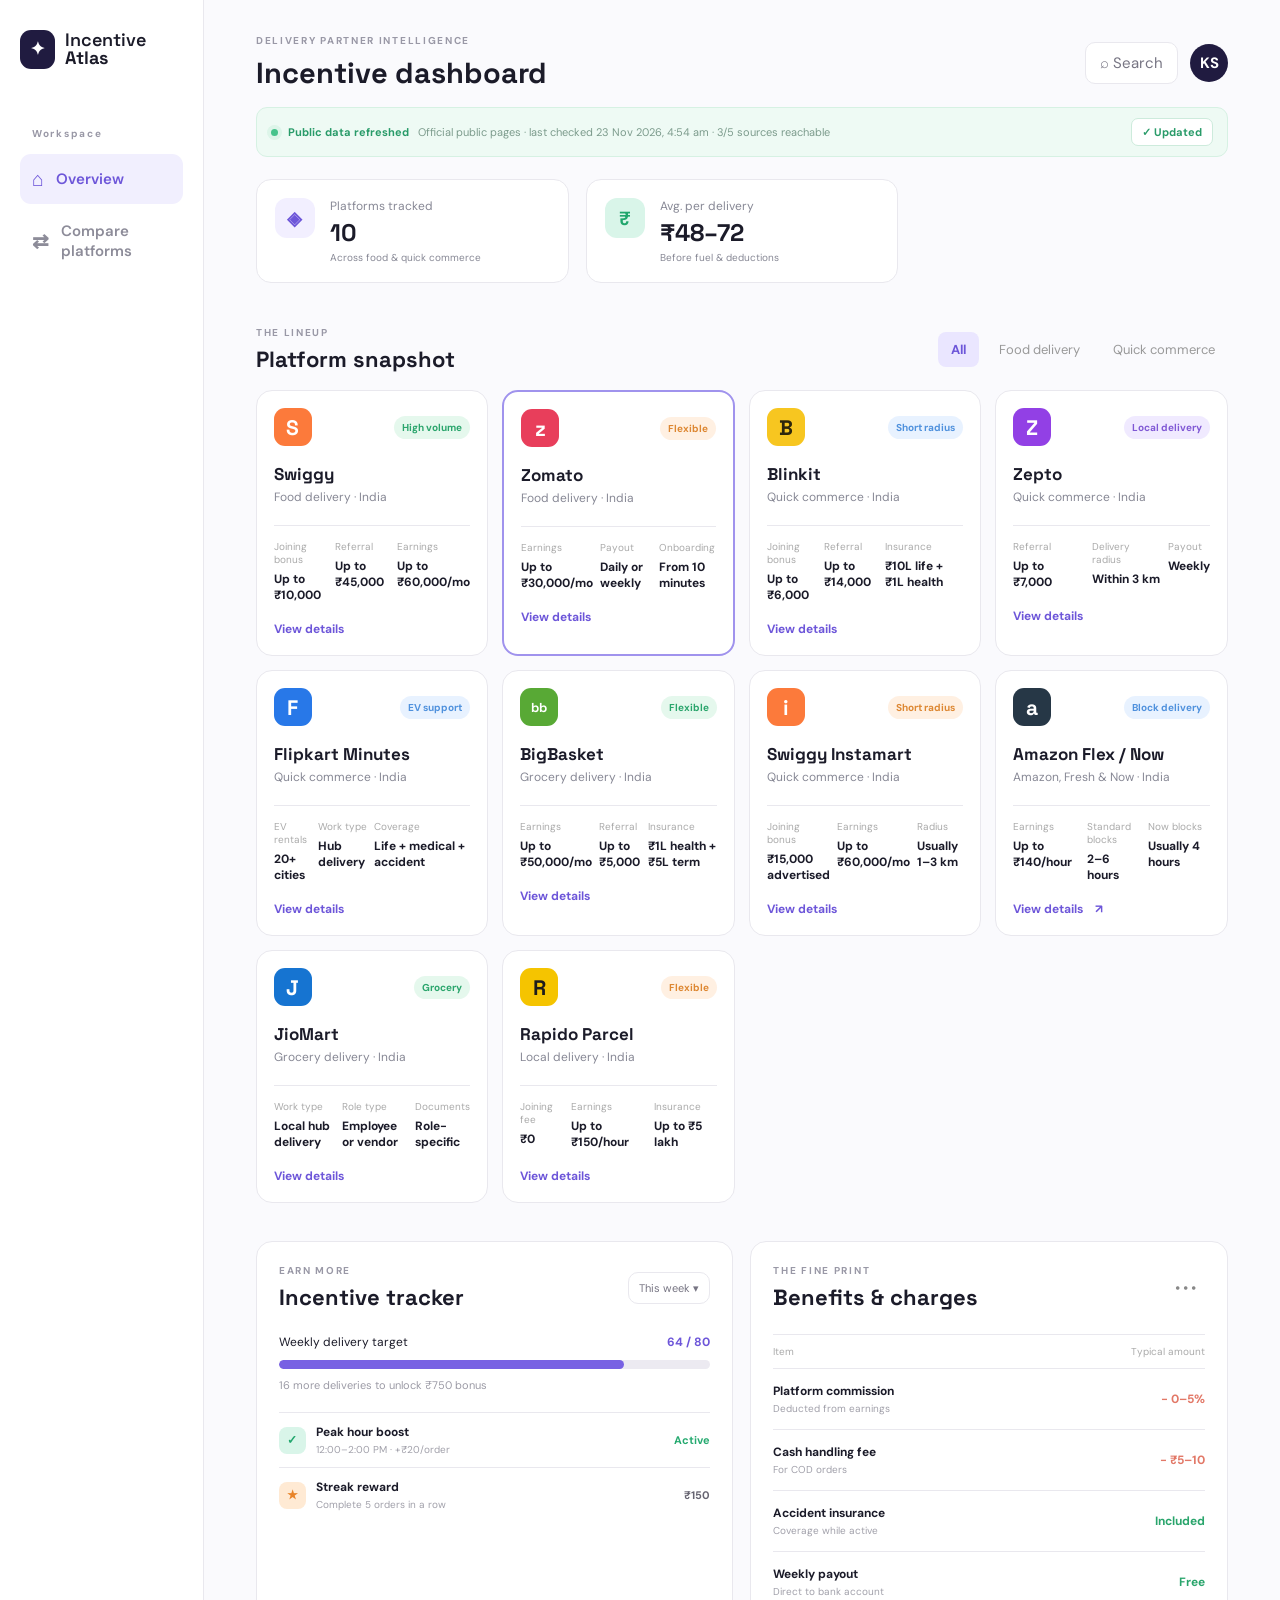
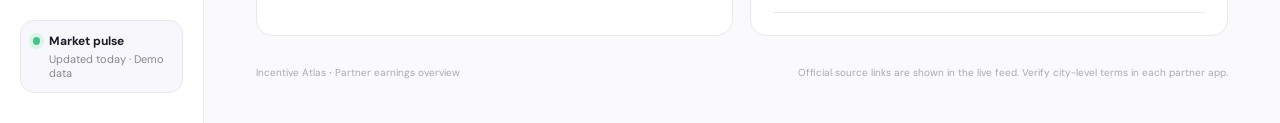
<file: index.html>
<!doctype html>
<html lang="en">
  <head>
    <meta charset="UTF-8" />
    <meta name="viewport" content="width=device-width, initial-scale=1.0" />
    <title>Incentive Atlas — Delivery platform dashboard</title>
    <link rel="preconnect" href="https://fonts.googleapis.com" />
    <link rel="preconnect" href="https://fonts.gstatic.com" crossorigin />
    <link href="https://fonts.googleapis.com/css2?family=DM+Sans:wght@400;500;600;700&family=Space+Grotesk:wght@500;600;700&display=swap" rel="stylesheet" />
    <link rel="stylesheet" href="styles.css" />
  </head>
  <body>
    <div class="app-shell">
      <aside class="sidebar">
        <div class="brand"><span class="brand-mark">✦</span><span>Incentive<br /><b>Atlas</b></span></div>
        <div class="side-label">Workspace</div>
        <nav>
          <a class="active" href="#overview"><span>⌂</span> Overview</a>
          <a href="compare.html"><span>⇄</span> Compare platforms</a>
        </nav>
        <div class="sidebar-note"><span class="live-dot"></span><div><b>Market pulse</b><small>Updated today · Demo data</small></div></div>
      </aside>

      <main class="main-content">
        <header class="topbar">
          <div><p class="eyebrow">DELIVERY PARTNER INTELLIGENCE</p><h1>Incentive dashboard</h1></div>
          <div class="top-actions"><button class="ghost-btn">⌕ Search</button><button class="profile">KS</button></div>
        </header>
        <div class="live-bar"><span class="live-dot"></span><b>Public data refreshed</b><span id="feed-status">Official public pages · checking now</span><button id="refresh-feed">↻ Refresh data</button></div>

       

        <section class="stats-row">
          <div class="stat-card"><div class="stat-icon purple">◈</div><div><span>Platforms tracked</span><strong>10</strong><small>Across food & quick commerce</small></div></div>
          <div class="stat-card"><div class="stat-icon green">₹</div><div><span>Avg. per delivery</span><strong>₹48–72</strong><small>Before fuel & deductions</small></div></div>
        </section>

        <section class="section-head" id="platforms"><div><p class="eyebrow">THE LINEUP</p><h3>Platform snapshot</h3></div><div class="filter-group"><button class="filter active" data-filter="all">All</button><button class="filter" data-filter="food">Food delivery</button><button class="filter" data-filter="quick">Quick commerce</button></div></section>
        <section class="platform-grid">
          <article class="platform-card" data-type="food"><div class="platform-top"><div class="platform-brand swiggy-bg"><span>S</span></div><span class="status">High volume</span></div><h4>Swiggy</h4><p>Food delivery · India</p><div class="platform-numbers"><div><small>Joining bonus</small><b>Up to ₹10,000</b></div><div><small>Referral</small><b>Up to ₹45,000</b></div><div><small>Earnings</small><b>Up to ₹60,000/mo</b></div></div><button class="text-btn" onclick="openModal('Swiggy')">View details</button></article>
          <article class="platform-card featured" data-type="food"><div class="platform-top"><div class="platform-brand zomato-bg"><span>z</span></div><span class="status warm">Flexible</span></div><h4>Zomato</h4><p>Food delivery · India</p><div class="platform-numbers"><div><small>Earnings</small><b>Up to ₹30,000/mo</b></div><div><small>Payout</small><b>Daily or weekly</b></div><div><small>Onboarding</small><b>From 10 minutes</b></div></div><button class="text-btn" onclick="openModal('Zomato')">View details</button></article>
          <article class="platform-card" data-type="quick"><div class="platform-top"><div class="platform-brand blinkit-bg"><span>B</span></div><span class="status blue">Short radius</span></div><h4>Blinkit</h4><p>Quick commerce · India</p><div class="platform-numbers"><div><small>Joining bonus</small><b>Up to ₹6,000</b></div><div><small>Referral</small><b>Up to ₹14,000</b></div><div><small>Insurance</small><b>₹10L life + ₹1L health</b></div></div><button class="text-btn" onclick="openModal('Blinkit')">View details</button></article>
          <article class="platform-card" data-type="quick"><div class="platform-top"><div class="platform-brand zepto-bg"><span>Z</span></div><span class="status purple-pill">Local delivery</span></div><h4>Zepto</h4><p>Quick commerce · India</p><div class="platform-numbers"><div><small>Referral</small><b>Up to ₹7,000</b></div><div><small>Delivery radius</small><b>Within 3 km</b></div><div><small>Payout</small><b>Weekly</b></div></div><button class="text-btn" onclick="openModal('Zepto')">View details</button></article>
          <article class="platform-card" data-type="quick"><div class="platform-top"><div class="platform-brand flipkart-bg"><span>F</span></div><span class="status blue">EV support</span></div><h4>Flipkart Minutes</h4><p>Quick commerce · India</p><div class="platform-numbers"><div><small>EV rentals</small><b>20+ cities</b></div><div><small>Work type</small><b>Hub delivery</b></div><div><small>Coverage</small><b>Life + medical + accident</b></div></div><button class="text-btn" onclick="openModal('Flipkart Minutes')">View details</button></article>
          <article class="platform-card" data-type="quick"><div class="platform-top"><div class="platform-brand bigbasket-bg"><span>bb</span></div><span class="status">Flexible</span></div><h4>BigBasket</h4><p>Grocery delivery · India</p><div class="platform-numbers"><div><small>Earnings</small><b>Up to ₹50,000/mo</b></div><div><small>Referral</small><b>Up to ₹5,000</b></div><div><small>Insurance</small><b>₹1L health + ₹5L term</b></div></div><button class="text-btn" onclick="openModal('BigBasket')">View details</button></article>
          <article class="platform-card" data-type="quick"><div class="platform-top"><div class="platform-brand instamart-bg"><span>i</span></div><span class="status warm">Short radius</span></div><h4>Swiggy Instamart</h4><p>Quick commerce · India</p><div class="platform-numbers"><div><small>Joining bonus</small><b>₹15,000 advertised</b></div><div><small>Earnings</small><b>Up to ₹60,000/mo</b></div><div><small>Radius</small><b>Usually 1–3 km</b></div></div><button class="text-btn" onclick="openModal('Swiggy Instamart')">View details</button></article>
          <article class="platform-card" data-type="quick"><div class="platform-top"><div class="platform-brand amazon-bg"><span>a</span></div><span class="status blue">Block delivery</span></div><h4>Amazon Flex / Now</h4><p>Amazon, Fresh & Now · India</p><div class="platform-numbers"><div><small>Earnings</small><b>Up to ₹140/hour</b></div><div><small>Standard blocks</small><b>2–6 hours</b></div><div><small>Now blocks</small><b>Usually 4 hours</b></div></div><button class="text-btn" onclick="openModal('Amazon Flex / Amazon Now')">View details <span>↗</span></button></article>
          <article class="platform-card" data-type="quick"><div class="platform-top"><div class="platform-brand jiomart-bg"><span>J</span></div><span class="status">Grocery</span></div><h4>JioMart</h4><p>Grocery delivery · India</p><div class="platform-numbers"><div><small>Work type</small><b>Local hub delivery</b></div><div><small>Role type</small><b>Employee or vendor</b></div><div><small>Documents</small><b>Role-specific</b></div></div><button class="text-btn" onclick="openModal('JioMart')">View details</button></article>
          <article class="platform-card" data-type="quick"><div class="platform-top"><div class="platform-brand rapido-bg"><span>R</span></div><span class="status warm">Flexible</span></div><h4>Rapido Parcel</h4><p>Local delivery · India</p><div class="platform-numbers"><div><small>Joining fee</small><b>₹0</b></div><div><small>Earnings</small><b>Up to ₹150/hour</b></div><div><small>Insurance</small><b>Up to ₹5 lakh</b></div></div><button class="text-btn" onclick="openModal('Rapido Parcel')">View details</button></article>
        </section>

        <section class="lower-grid">
          <div class="panel" id="incentives"><div class="panel-head"><div><p class="eyebrow">EARN MORE</p><h3>Incentive tracker</h3></div><span class="date-chip">This week ▾</span></div><div class="progress-row"><div class="progress-label"><span>Weekly delivery target</span><b>64 / 80</b></div><div class="progress"><i style="width:80%"></i></div><small>16 more deliveries to unlock ₹750 bonus</small></div><div class="incentive-list"><div><span class="list-icon green">✓</span><div><b>Peak hour boost</b><small>12:00–2:00 PM · +₹20/order</small></div><strong>Active</strong></div><div><span class="list-icon orange">★</span><div><b>Streak reward</b><small>Complete 5 orders in a row</small></div><strong class="muted">₹150</strong></div><div><span class="list-icon purple">↗</span><div><b>Rain bonus</b><small>Automatically applied when active</small></div><strong class="muted">Variable</strong></div></div></div>
          <div class="panel" id="charges"><div class="panel-head"><div><p class="eyebrow">THE FINE PRINT</p><h3>Benefits & charges</h3></div><button class="dots">•••</button></div><div class="charge-table"><div class="table-row table-title"><span>Item</span><span>Typical amount</span></div><div class="table-row"><span><b>Platform commission</b><small>Deducted from earnings</small></span><strong class="negative">− 0–5%</strong></div><div class="table-row"><span><b>Cash handling fee</b><small>For COD orders</small></span><strong class="negative">− ₹5–10</strong></div><div class="table-row"><span><b>Accident insurance</b><small>Coverage while active</small></span><strong class="positive">Included</strong></div><div class="table-row"><span><b>Weekly payout</b><small>Direct to bank account</small></span><strong class="positive">Free</strong></div></div></div>
        </section>
        <footer><span>Incentive Atlas <b>·</b> Partner earnings overview</span><span>Official source links are shown in the live feed. Verify city-level terms in each partner app.</span></footer>
      </main>
    </div>
    <div class="modal-backdrop" id="modal" onclick="closeModal(event)"><div class="modal"><button class="modal-close" onclick="closeModal()">×</button><div class="modal-logo" id="modalLogo">S</div><p class="eyebrow">PLATFORM DETAILS</p><h2 id="modalTitle">Swiggy</h2><p id="modalCopy">Joining bonuses, earnings and charges are shown in the platform details page.</p><div class="modal-facts"><span><small>Joining bonus</small><b id="modalBonus">₹1,250</b></span><span><small>Earnings</small><b id="modalEarning">See details</b></span><span><small>Payout</small><b id="modalPayout">Weekly</b></span></div><div class="modal-extra"><p><b>Benefits:</b> <span id="modalBenefit">See platform details</span></p><p><b>Charges:</b> <span id="modalFee">See platform details</span></p></div><a id="modalSource" class="source-link" href="#" target="_blank" rel="noreferrer">Open official source ↗</a><button class="primary-btn" onclick="closeModal()">Got it</button></div></div>
    <script src="app.js?v=6"></script>
  </body>
</html>
</file>
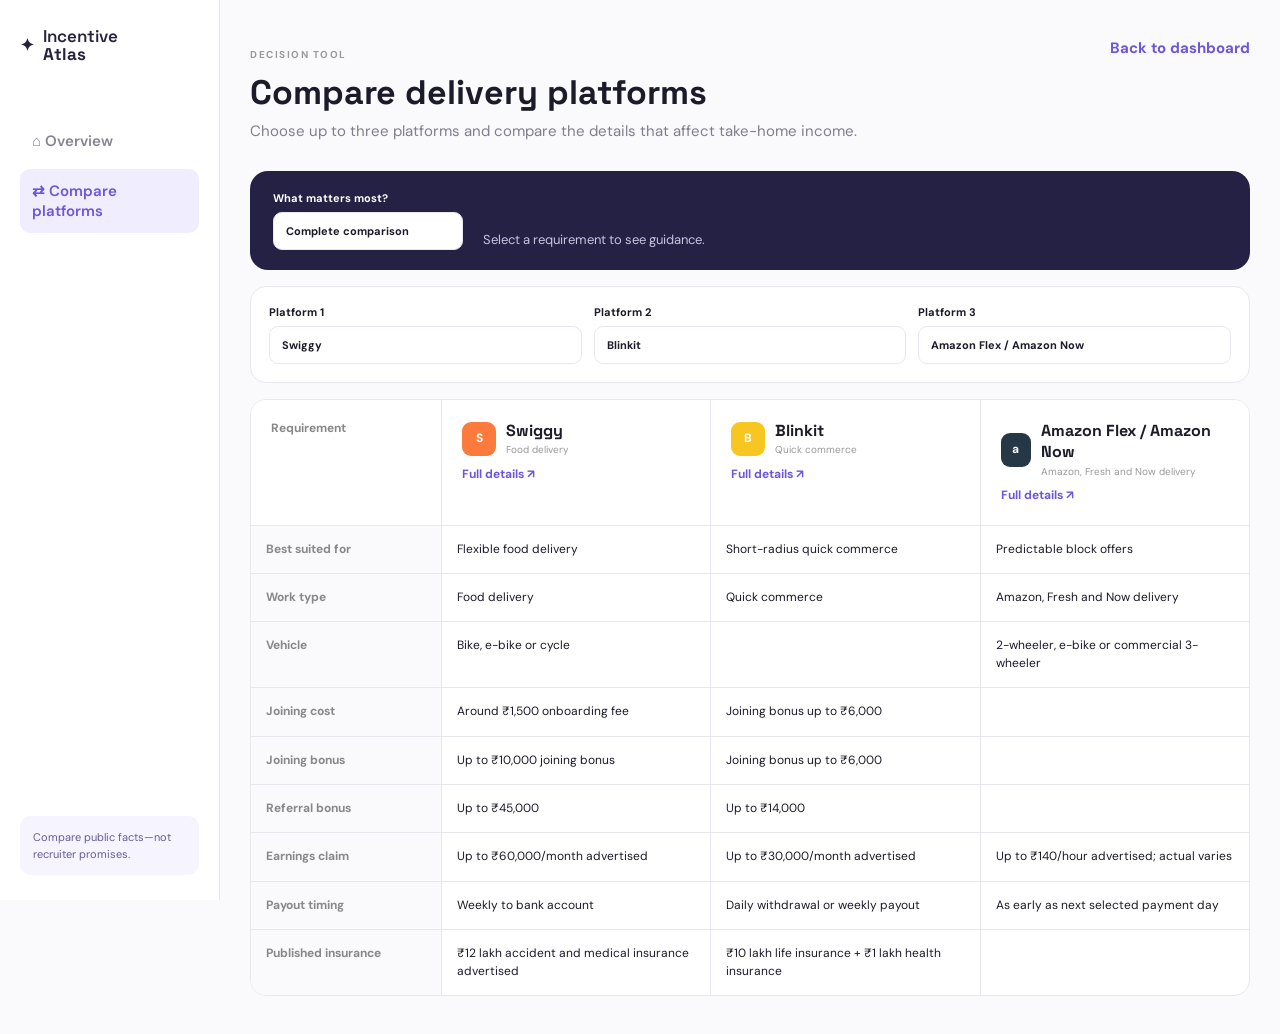
<file: compare.html>
<!doctype html>
<html lang="en">
<head>
  <meta charset="UTF-8" /><meta name="viewport" content="width=device-width,initial-scale=1" />
  <title>Compare platforms — Incentive Atlas</title>
  <link rel="preconnect" href="https://fonts.googleapis.com" /><link rel="preconnect" href="https://fonts.gstatic.com" crossorigin />
  <link href="https://fonts.googleapis.com/css2?family=DM+Sans:wght@400;500;600;700&family=Space+Grotesk:wght@500;600;700&display=swap" rel="stylesheet" />
  <link rel="stylesheet" href="compare.css" />
</head>
<body>
    <aside><div class="brand">✦ <span>Incentive<br><b>Atlas</b></span></div><nav><a href="index.html">⌂ Overview</a><a class="active" href="compare.html">⇄ Compare platforms</a></nav><div class="side-note">Compare public facts—not recruiter promises.</div></aside>
  <main><header><div><p class="eyebrow">DECISION TOOL</p><h1>Compare delivery platforms</h1><p>Choose up to three platforms and compare the details that affect take-home income.</p></div><a class="back" href="index.html">Back to dashboard</a></header>
    <section class="requirements"><label>What matters most?<select id="goal"><option value="all">Complete comparison</option><option value="cost">Lowest joining cost</option><option value="payout">Clear payout timing</option><option value="insurance">Best published insurance</option><option value="bonus">Most transparent bonus</option></select></label><div id="recommendation">Select a requirement to see guidance.</div></section>
    <section class="pickers"><label>Platform 1<select class="platform-select"></select></label><label>Platform 2<select class="platform-select"></select></label><label>Platform 3<select class="platform-select"></select></label></section>
    <section id="comparison" class="comparison"><div class="loading">Loading comparison…</div></section>
  </main>
  <script src="compare.js?v=7"></script>
</body>
</html>
</file>
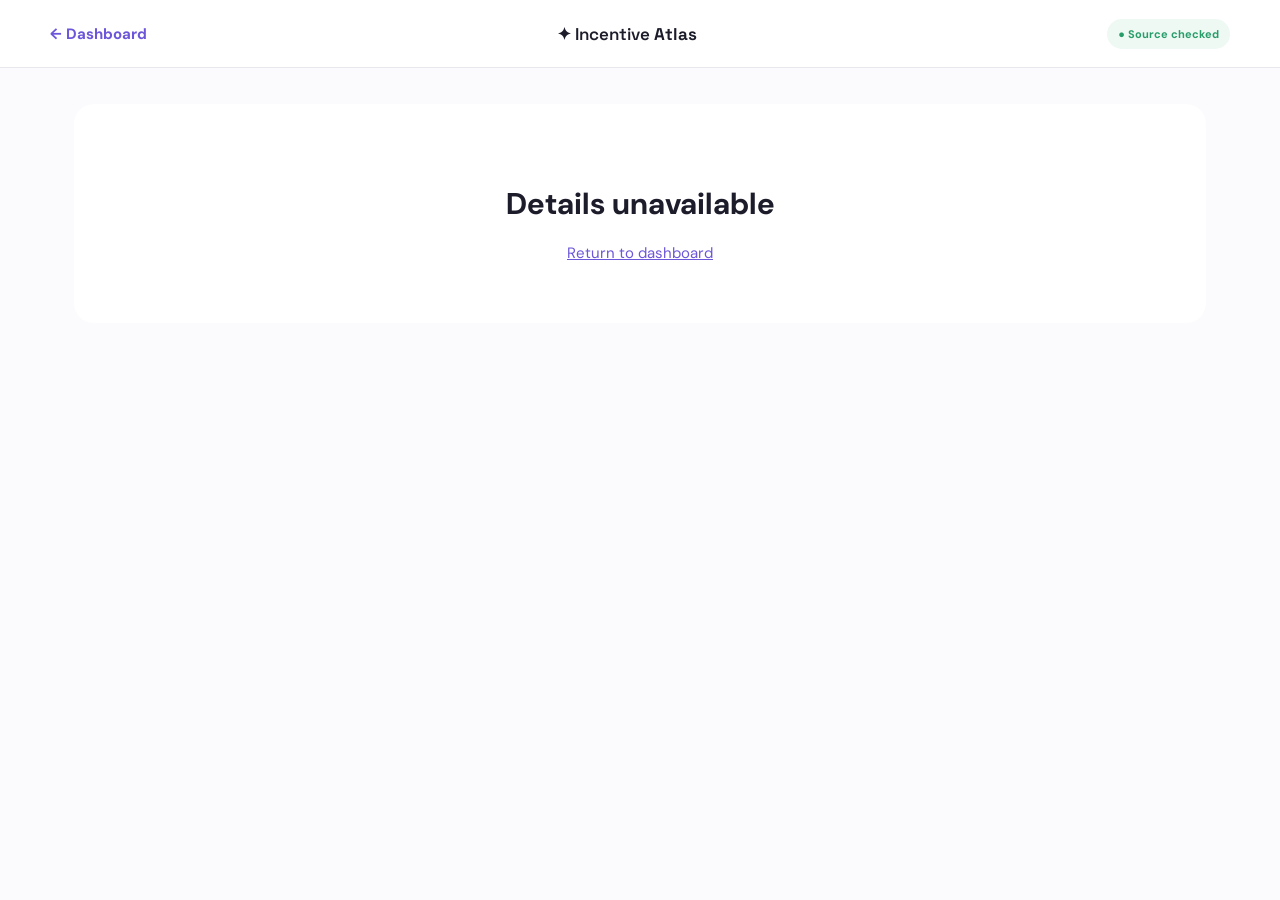
<file: details.html>
<!doctype html>
<html lang="en">
<head>
  <meta charset="UTF-8" />
  <meta name="viewport" content="width=device-width,initial-scale=1" />
  <title>Platform details — Incentive Atlas</title>
  <link rel="preconnect" href="https://fonts.googleapis.com" />
  <link rel="preconnect" href="https://fonts.gstatic.com" crossorigin />
  <link href="https://fonts.googleapis.com/css2?family=DM+Sans:wght@400;500;600;700&family=Space+Grotesk:wght@500;600;700&display=swap" rel="stylesheet" />
  <link rel="stylesheet" href="details.css" />
</head>
<body>
  <header class="detail-nav"><a href="index.html" class="back">← Dashboard</a><div class="detail-brand">✦ Incentive <b>Atlas</b></div><div class="verified">● Source checked</div></header>
  <main id="detail-root"><div class="loading">Loading verified platform information…</div></main>
  <script src="details.js?v=9"></script>
</body>
</html>
</file>
<file: styles.css>
:root{--ink:#1b1b29;--muted:#878895;--line:#e9e8ee;--purple:#6d56d9;--lav:#f2efff;--cream:#fffaf2;--green:#d9f5e9;--orange:#ffead4}*{box-sizing:border-box}body{margin:0;background:#fafafd;color:var(--ink);font:15px 'DM Sans',sans-serif}h1,h2,h3,h4,p{margin:0}button{font:inherit;border:0;cursor:pointer}.app-shell{display:flex;min-height:100vh}.sidebar{width:238px;background:#fff;border-right:1px solid var(--line);padding:30px 20px;display:flex;flex-direction:column}.brand{display:flex;gap:10px;align-items:center;font:600 18px/1.05 'Space Grotesk'}.brand-mark{background:#201b40;color:#fff;border-radius:11px;padding:10px;font-size:18px}.side-label,.eyebrow{color:#9998a6;font-size:10px;letter-spacing:1.7px;font-weight:700}.side-label{margin:58px 12px 14px}nav{display:grid;gap:5px}nav a{color:#8d8c99;text-decoration:none;padding:12px;border-radius:11px;display:flex;gap:12px;align-items:center;font-weight:600}nav a.active,nav a:hover{background:#f1effe;color:var(--purple)}nav a span{font-size:20px}.sidebar-note{margin-top:auto;background:#f8f7fb;border:1px solid var(--line);border-radius:14px;padding:12px;display:flex;gap:9px}.sidebar-note small,.sidebar-note b{display:block}.sidebar-note b{font-size:12px}.sidebar-note small{color:var(--muted);font-size:11px;margin-top:3px}.live-dot{width:8px;height:8px;background:#45c38b;border-radius:50%;margin-top:4px;box-shadow:0 0 0 4px #ddf5e9}.main-content{width:min(1400px,100%);margin:auto;padding:34px 52px}.topbar,.section-head,.panel-head,.platform-top,.platform-numbers,.table-row,.progress-label{display:flex;align-items:center;justify-content:space-between}.topbar{margin-bottom:30px}.topbar h1{font:700 29px 'Space Grotesk';margin-top:7px}.top-actions{display:flex;gap:12px;align-items:center}.ghost-btn,.date-chip{background:#fff;border:1px solid var(--line);border-radius:10px;color:#777583;padding:10px 14px}.profile{height:38px;width:38px;border-radius:50%;background:#201b40;color:#fff;font-weight:700}.hero{min-height:315px;background:#242144;color:#fff;border-radius:24px;padding:42px 48px;display:flex;overflow:hidden;position:relative}.hero h2{font:600 42px/1.06 'Space Grotesk';letter-spacing:-1.7px;margin:13px 0}.hero h2 em{font-style:normal;color:#c6bbff}.hero-copy{color:#c4c2d3;max-width:420px;line-height:1.6}.mint{color:#8de1bf}.primary-btn{background:#7b63e8;color:#fff;padding:12px 17px;border-radius:10px;font-weight:700;margin-top:24px}.primary-btn span{margin-left:18px}.hero-art{flex:1;position:relative;min-width:390px}.orbit{position:absolute;border:1px solid #5b5486;border-radius:50%;transform:rotate(-15deg)}.orbit-one{width:320px;height:180px;right:8%;top:31px}.orbit-two{width:250px;height:290px;right:22%;top:-20px}.sun{position:absolute;right:28%;top:76px;background:#ffb96d;color:#5a3b27;height:112px;width:112px;display:grid;place-items:center;border-radius:50%;font:700 53px 'Space Grotesk';box-shadow:0 0 0 18px #f5ab6e22}.hero-card{position:absolute;background:#fff;color:var(--ink);padding:10px 13px;border-radius:12px;box-shadow:0 8px 22px #17143144;display:grid;grid-template-columns:auto 1fr;column-gap:9px;min-width:120px}.hero-card b{font-size:13px}.hero-card small{grid-column:2;color:#999;font-size:10px}.card-a{right:45%;top:9px}.card-b{right:4%;top:135px}.card-c{right:39%;bottom:12px}.mini-logo{grid-row:span 2;width:24px;height:24px;border-radius:7px;color:#fff;display:grid;place-items:center;font-weight:700}.swiggy{background:#fc7a3b}.blinkit{background:#f5bf28}.zepto{background:#9a48e9}.stats-row{display:grid;grid-template-columns:repeat(3,1fr);gap:17px;margin:22px 0 43px}.stat-card{background:#fff;border:1px solid var(--line);border-radius:15px;padding:18px;display:flex;gap:15px;align-items:flex-start}.stat-icon{width:40px;height:40px;border-radius:12px;display:grid;place-items:center;font-weight:700;font-size:19px}.purple{background:var(--lav);color:var(--purple)}.orange{background:var(--orange);color:#e88328}.green{background:var(--green);color:#20a66c}.stat-card span,.stat-card small{display:block;color:var(--muted);font-size:12px}.stat-card strong{display:block;font:700 24px 'Space Grotesk';margin:3px 0}.stat-card small{font-size:10px}.section-head{margin-bottom:17px}.section-head h3,.panel h3{font:700 22px 'Space Grotesk';margin-top:6px}.filter-group{display:flex;gap:7px}.filter{background:transparent;color:#999;padding:9px 13px;border-radius:8px;font-size:13px}.filter.active{background:#eae6ff;color:var(--purple);font-weight:700}.platform-grid{display:grid;grid-template-columns:repeat(4,1fr);gap:14px}.platform-card{background:#fff;border:1px solid var(--line);border-radius:16px;padding:17px;transition:transform .2s,box-shadow .2s}.platform-card:hover{transform:translateY(-3px);box-shadow:0 11px 25px #40356612}.platform-card.featured{border:2px solid #a093ed}.platform-brand{width:38px;height:38px;display:grid;place-items:center;border-radius:11px;color:#fff;font:700 21px 'Space Grotesk'}.swiggy-bg{background:#fc7a3b}.zomato-bg{background:#e83e5b}.blinkit-bg{background:#f7c620;color:#2d260c}.zepto-bg{background:#9240e5}.status{background:#e5f8ed;color:#2aa56c;padding:5px 8px;border-radius:20px;font-size:10px;font-weight:700}.status.warm{background:#fff0e2;color:#dd8732}.status.blue{background:#e8f2ff;color:#4f91dd}.purple-pill{background:#f0eaff;color:#8059d5}.platform-card h4{font:700 17px 'Space Grotesk';margin-top:17px}.platform-card p{color:var(--muted);font-size:12px;margin:4px 0 20px}.platform-numbers{align-items:start;border-top:1px solid var(--line);padding-top:14px;gap:7px}.platform-numbers small{display:block;color:#aaa;font-size:10px}.platform-numbers b{font-size:12px;display:block;margin-top:5px}.text-btn{background:none;color:var(--purple);font-size:12px;font-weight:700;margin-top:18px;padding:0}.text-btn span{margin-left:9px}.lower-grid{display:grid;grid-template-columns:1fr 1fr;gap:17px;margin-top:38px}.panel{background:#fff;border:1px solid var(--line);border-radius:16px;padding:22px}.panel-head{margin-bottom:23px}.date-chip{font-size:11px;padding:8px 10px}.progress-label{font-size:12px;margin-bottom:10px}.progress-label b{color:var(--purple)}.progress{height:9px;background:#eceaf1;border-radius:10px;overflow:hidden}.progress i{height:100%;background:#7861e3;display:block;border-radius:10px}.progress-row>small{color:#9c9ba6;font-size:11px;display:block;margin-top:9px}.incentive-list{margin-top:20px}.incentive-list>div{display:flex;align-items:center;gap:10px;padding:11px 0;border-top:1px solid var(--line)}.list-icon{width:27px;height:27px;border-radius:8px;display:grid;place-items:center;font-size:12px;font-weight:700}.incentive-list b,.incentive-list small{display:block}.incentive-list b{font-size:12px}.incentive-list small{color:#a1a0aa;font-size:10px;margin-top:3px}.incentive-list strong{margin-left:auto;color:#26aa70;font-size:11px}.incentive-list strong.muted{color:#666471}.dots{color:#888;background:none;letter-spacing:3px}.charge-table{border-top:1px solid var(--line)}.table-row{padding:14px 0;border-bottom:1px solid var(--line);font-size:12px}.table-row span:first-child{display:grid;gap:3px}.table-row small{color:#a1a0aa;font-size:10px}.table-title{color:#aaa;font-size:10px;padding:10px 0}.negative{color:#e27867}.positive{color:#2aa56c}footer{display:flex;justify-content:space-between;color:#aaa;font-size:10px;margin:30px 0 10px}.modal-backdrop{position:fixed;inset:0;background:#18152d88;display:none;place-items:center;padding:20px}.modal-backdrop.show{display:grid}.modal{background:#fff;border-radius:20px;padding:30px;max-width:390px;width:100%;position:relative}.modal-close{position:absolute;right:18px;top:15px;background:none;font-size:24px;color:#999}.modal-logo{width:50px;height:50px;border-radius:14px;background:#fc7a3b;color:#fff;display:grid;place-items:center;font:700 25px 'Space Grotesk';margin-bottom:22px}.modal h2{font:700 28px 'Space Grotesk';margin:8px 0}.modal p:not(.eyebrow){color:#888;line-height:1.5;font-size:13px}.modal-facts{display:grid;grid-template-columns:repeat(3,1fr);gap:8px;margin-top:22px}.modal-facts span{background:#f8f7fb;border-radius:10px;padding:10px}.modal-facts small,.modal-facts b{display:block;font-size:10px}.modal-facts b{font-size:12px;margin-top:5px}
@media(max-width:1050px){.sidebar{width:190px}.main-content{padding:28px}.platform-grid{grid-template-columns:repeat(2,1fr)}.hero-art{min-width:320px}.card-a{right:35%}.card-c{right:24%}.sun{right:19%}}@media(max-width:720px){.sidebar{display:none}.main-content{padding:20px 14px}.hero{padding:28px;display:block}.hero h2{font-size:34px}.hero-art{height:180px;min-width:0;margin-top:20px}.sun{right:30%;top:35px}.card-a{right:45%;top:0}.card-b{right:0;top:80px}.card-c{right:35%;bottom:0}.stats-row,.lower-grid{grid-template-columns:1fr}.section-head{align-items:flex-start;gap:10px;display:block}.filter-group{margin-top:15px;overflow:auto}.platform-grid{grid-template-columns:1fr 1fr}.platform-numbers{display:block}.platform-numbers>div{display:flex;justify-content:space-between;margin:5px 0}.platform-numbers b{margin:0}footer{display:block;line-height:1.8}}
.flipkart-bg{background:#2878e8}.bigbasket-bg{background:#58a935;font-size:13px}.instamart-bg{background:#fc7a3b}.amazon-bg{background:#263746}.jiomart-bg{background:#1674d1}.rapido-bg{background:#f5c400;color:#1c1c1c}.live-bar{display:flex;align-items:center;gap:9px;background:#eefaf4;border:1px solid #d6f1e3;color:#299b69;border-radius:11px;padding:10px 14px;font-size:11px;margin:-14px 0 20px}.live-bar .live-dot{margin:0 1px 0 0;width:7px;height:7px}.live-bar span:nth-child(3){color:#7c9b8c}.live-bar button{margin-left:auto;background:#fff;border:1px solid #cdebdc;color:#299b69;border-radius:7px;padding:6px 10px;font-size:11px;font-weight:700}
.platform-card{cursor:pointer}.modal-extra{border-top:1px solid var(--line);margin-top:18px;padding-top:13px}.modal-extra p{font-size:12px!important;margin:8px 0}.source-link{display:inline-block;color:var(--purple);font-size:12px;font-weight:700;margin-top:8px;text-decoration:none}
</file>
<file: compare.css>
:root{--ink:#1b1b29;--muted:#7f7e8c;--line:#e8e7ed;--purple:#6d56d9}*{box-sizing:border-box}body{margin:0;background:#fafafd;color:var(--ink);font:15px 'DM Sans',sans-serif;display:flex;min-height:100vh}aside{width:220px;background:#fff;border-right:1px solid var(--line);padding:28px 20px;position:fixed;inset:0 auto 0 0}.brand{display:flex;gap:9px;align-items:center;font:600 17px/1.05 'Space Grotesk';color:#27223e}.brand:first-letter{background:#27223e;color:#fff}.brand>span{display:block}nav{display:grid;gap:6px;margin-top:55px}nav a{text-decoration:none;color:#858492;padding:12px;border-radius:10px;font-weight:600}nav a.active,nav a:hover{background:#f0edff;color:var(--purple)}.side-note{position:absolute;bottom:25px;background:#f6f4ff;color:#685a96;border-radius:11px;padding:13px;font-size:11px;line-height:1.5;right:20px;left:20px}main{margin-left:220px;width:calc(100% - 220px);padding:38px max(30px,calc((100vw - 1260px)/2))}header{display:flex;justify-content:space-between;align-items:start}h1{font:700 34px 'Space Grotesk';margin:7px 0}header p:not(.eyebrow){color:var(--muted);margin:0}.eyebrow{font-size:10px;letter-spacing:1.5px;color:#999;font-weight:700}.back{color:var(--purple);text-decoration:none;font-weight:700}.requirements{margin:30px 0 16px;background:#242144;color:#fff;border-radius:18px;padding:20px 23px;display:flex;align-items:end;gap:20px}.requirements label,.pickers label{display:grid;gap:7px;font-size:11px;font-weight:700}.requirements select,.pickers select{appearance:none;background:#fff;border:1px solid var(--line);border-radius:9px;padding:11px 35px 11px 12px;font:inherit;color:var(--ink)}#recommendation{color:#c9c4e0;font-size:13px;line-height:1.45}.pickers{display:grid;grid-template-columns:repeat(3,1fr);gap:12px;background:#fff;border:1px solid var(--line);border-radius:16px;padding:18px}.comparison{margin-top:16px;overflow:auto}.compare-table{min-width:850px;background:#fff;border:1px solid var(--line);border-radius:16px;overflow:hidden}.row{display:grid;grid-template-columns:190px repeat(3,1fr);border-bottom:1px solid var(--line)}.row:last-child{border:0}.row>div{padding:15px;border-left:1px solid var(--line);line-height:1.45;font-size:12px}.row>div:first-child{border:0;background:#faf9fc;color:#888;font-weight:700}.row.head>div{padding:20px;background:#fff}.platform-head{display:flex;align-items:center;gap:10px}.logo{width:34px;height:34px;border-radius:9px;color:#fff;display:grid;place-items:center;font-weight:700}.platform-head b{font:700 16px 'Space Grotesk'}.platform-head small{display:block;color:#999;margin-top:2px}.details-link{display:inline-block;color:var(--purple);font-weight:700;text-decoration:none;margin-top:8px}.status-good{color:#269b68;font-weight:700}.status-warn{color:#c07c23;font-weight:700}.loading{padding:50px;text-align:center;color:#999}@media(max-width:760px){aside{display:none}main{margin:0;width:100%;padding:24px 14px}header{display:block}.back{display:inline-block;margin-top:12px}.requirements{display:block}.requirements label{margin-bottom:15px}.pickers{grid-template-columns:1fr}.row{grid-template-columns:150px repeat(3,220px)}}
</file>
<file: details.css>
:root{--ink:#1c1c2b;--muted:#777786;--line:#e8e7ee;--purple:#6d56d9;--paper:#fbfbfd}*{box-sizing:border-box}body{margin:0;background:var(--paper);color:var(--ink);font:15px 'DM Sans',sans-serif}.detail-nav{height:68px;background:#fff;border-bottom:1px solid var(--line);display:flex;align-items:center;justify-content:space-between;padding:0 max(24px,calc((100vw - 1180px)/2));position:sticky;top:0;z-index:5}.back{color:var(--purple);text-decoration:none;font-weight:700}.detail-brand{font:600 17px 'Space Grotesk'}.verified{color:#289d6a;background:#eef9f3;padding:8px 11px;border-radius:20px;font-size:11px;font-weight:700}main{max-width:1180px;margin:36px auto;padding:0 24px}.loading{padding:80px;text-align:center;color:var(--muted)}.hero{background:#242144;color:#fff;border-radius:24px;padding:38px 42px;display:grid;grid-template-columns:1fr auto;gap:30px}.platform-id{display:flex;gap:18px;align-items:center}.logo{width:68px;height:68px;border-radius:18px;display:grid;place-items:center;font:700 29px 'Space Grotesk';color:#fff}.eyebrow{text-transform:uppercase;letter-spacing:1.5px;font-size:10px;font-weight:700;color:#a9a6ba}.hero h1{font:700 39px 'Space Grotesk';margin:4px 0}.hero p{color:#c5c2d5;line-height:1.6;max-width:650px}.confidence{align-self:start;background:#ffffff15;border:1px solid #ffffff22;padding:9px 12px;border-radius:10px;font-size:11px}.headline{margin-top:25px;display:inline-block;background:#ffffff12;border-radius:10px;padding:10px 13px;color:#d9d1ff;font-weight:700}.notice{margin:16px 0 24px;background:#fff8e7;border:1px solid #f3dfab;color:#705a25;border-radius:12px;padding:13px 16px;font-size:12px;line-height:1.5}.money-grid{display:grid;grid-template-columns:repeat(4,1fr);gap:13px;margin:22px 0}.money-card,.section{background:#fff;border:1px solid var(--line);border-radius:16px}.money-card{padding:18px}.money-card small{display:block;color:#999;font-size:10px;text-transform:uppercase;letter-spacing:1px}.money-card b{display:block;margin-top:9px;line-height:1.35;font-size:15px}.content-grid{display:grid;grid-template-columns:1fr 1fr;gap:16px}.section{padding:23px}.section.wide{grid-column:1/-1}.section-head{display:flex;align-items:center;gap:11px;margin-bottom:17px}.icon{width:34px;height:34px;background:#f0edff;color:var(--purple);border-radius:10px;display:grid;place-items:center;font-weight:700}.section h2{font:700 19px 'Space Grotesk';margin:0}.section ul{margin:0;padding-left:19px}.section li{color:#626170;line-height:1.55;margin:10px 0}.tip-list{display:grid;grid-template-columns:1fr 1fr;gap:10px;list-style:none!important;padding:0!important}.tip-list li{background:#f4f2ff;padding:13px;border-radius:10px;margin:0;color:#51466f}.sources{display:grid;grid-template-columns:repeat(3,1fr);gap:10px}.source{display:flex;justify-content:space-between;align-items:center;text-decoration:none;color:var(--ink);border:1px solid var(--line);border-radius:11px;padding:13px;font-weight:700;font-size:12px}.source:hover{border-color:#a99be9;color:var(--purple)}.updated{color:#999;font-size:11px;margin-top:15px}.empty{background:#fff;padding:60px;border-radius:20px;text-align:center}.empty a{color:var(--purple)}@media(max-width:760px){.verified{display:none}.hero{grid-template-columns:1fr;padding:26px}.hero h1{font-size:30px}.confidence{justify-self:start}.money-grid{grid-template-columns:1fr 1fr}.content-grid{grid-template-columns:1fr}.section.wide{grid-column:auto}.tip-list,.sources{grid-template-columns:1fr}.detail-nav{padding:0 16px}main{padding:0 14px;margin:20px auto}}
.bonus-box{background:#fff;border:2px solid #dcd4ff;border-radius:18px;padding:23px;margin:0 0 18px}.bonus-box h2{font:700 20px 'Space Grotesk';margin:0}.bonus-box .section-head p{margin:3px 0 0;color:#92909d;font-size:11px}.bonus-grid{display:grid;grid-template-columns:repeat(3,1fr);gap:10px}.bonus-grid>div{background:#f8f7fc;border-radius:11px;padding:13px}.bonus-grid small{display:block;color:#9a98a6;font-size:10px;text-transform:uppercase;letter-spacing:.7px}.bonus-grid b{display:block;font-size:12px;line-height:1.45;margin-top:6px}@media(max-width:760px){.bonus-grid{grid-template-columns:1fr}}
.detail-note{font-size:12px!important;color:#626170;line-height:1.55;margin:10px 0}.detail-note b{color:var(--ink)}
</file>
